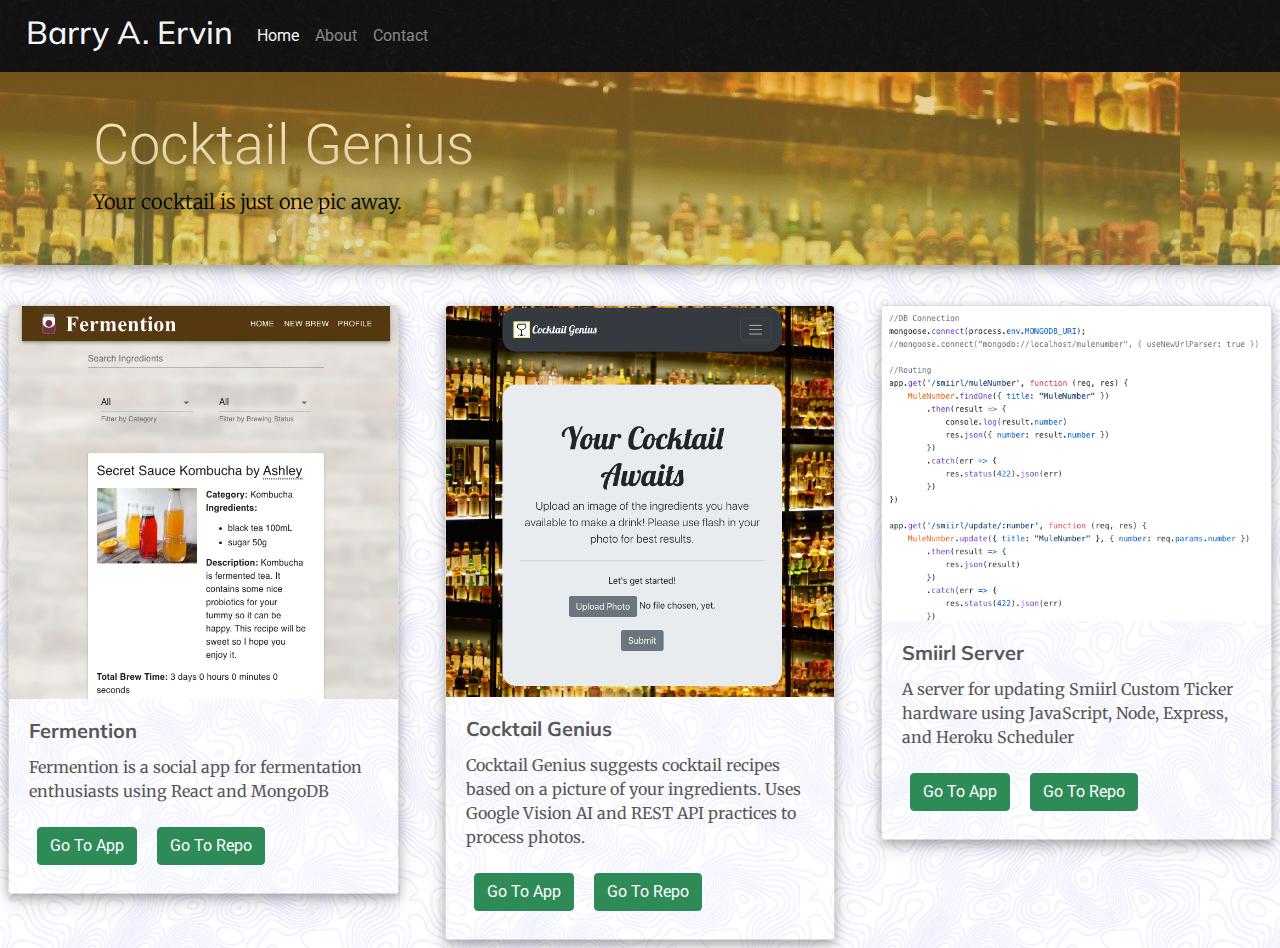
<file: index.html>
<!DOCTYPE html>
<html lang="en">

<head>

    <meta charset="UTF-8">
    <meta name="viewport" content="width=device-width, initial-scale=1.0">
    <meta http-equiv="X-UA-Compatible" content="ie=edge">
    <link rel="apple-touch-icon" sizes="57x57" href="assets/images/favicons/apple-icon-57x57.png">
    <link rel="apple-touch-icon" sizes="60x60" href="assets/images/favicons/apple-icon-60x60.png">
    <link rel="apple-touch-icon" sizes="72x72" href="assets/images/favicons/apple-icon-72x72.png">
    <link rel="apple-touch-icon" sizes="76x76" href="assets/images/favicons/apple-icon-76x76.png">
    <link rel="apple-touch-icon" sizes="114x114" href="assets/images/favicons/apple-icon-114x114.png">
    <link rel="apple-touch-icon" sizes="120x120" href="assets/images/favicons/apple-icon-120x120.png">
    <link rel="apple-touch-icon" sizes="144x144" href="assets/images/favicons/apple-icon-144x144.png">
    <link rel="apple-touch-icon" sizes="152x152" href="assets/images/favicons/apple-icon-152x152.png">
    <link rel="apple-touch-icon" sizes="180x180" href="assets/images/favicons/apple-icon-180x180.png">
    <link rel="icon" type="image/png" sizes="192x192" href="assets/images/favicons/android-icon-192x192.png">
    <link rel="icon" type="image/png" sizes="32x32" href="assets/images/favicons/favicon-32x32.png">
    <link rel="icon" type="image/png" sizes="96x96" href="assets/images/favicons/favicon-96x96.png">
    <link rel="icon" type="image/png" sizes="16x16" href="assets/images/favicons/favicon-16x16.png">
    <link rel="manifest" href="assets/images/favicons/manifest.json">
    <meta name="msapplication-TileColor" content="#ffffff">
    <meta name="msapplication-TileImage" content="assets/images/favicons/ms-icon-144x144.png">
    <meta name="theme-color" content="#ffffff">
    <link href="https://fonts.googleapis.com/css?family=Merriweather|Muli|Roboto&display=swap" rel="stylesheet">
    <link rel="stylesheet" href="assets/editedBootstrap/bootstrap-4.3.1-dist/css/bootstrap-grid.css">
    <link rel="stylesheet" href="assets/editedBootstrap/bootstrap-4.3.1-dist/css/bootstrap-reboot.css">
    <link rel="stylesheet" href="assets/editedBootstrap/bootstrap-4.3.1-dist/css/bootstrap.css">
    <link rel="stylesheet" href="style.css">
    <title>Barry A. Ervin Portfolio</title>
</head>

<body>

    <nav class="navbar navbar-expand-lg navbar-light fixed-top bg-light">
        <a class="navbar-brand" href="index.html">
            <h2>Barry A. Ervin</h2>
        </a>
        <button class="navbar-toggler" type="button" data-toggle="collapse" data-target="#navbarNavAltMarkup"
            aria-controls="navbarNavAltMarkup" aria-expanded="false" aria-label="Toggle navigation">
            <span class="navbar-toggler-icon"></span>
        </button>
        <div class="collapse navbar-collapse" id="navbarNavAltMarkup">
            <div class="navbar-nav">
                <a class="nav-item nav-link active" href="index.html">Home <span class="sr-only">(current)</span></a>
                <a class="nav-item nav-link" href="about.html">About</a>
                <a class="nav-item nav-link" href="contact.html">Contact</a>
            </div>
    </nav>

    <div class="container-fluid">
        <a href="https://barryae.github.io/Cocktail-Genius/" target="blank">
            <div class="jumbotron jumbotron-fluid">
                <div class="container jumbo">
                    <h1 class="display-4">Cocktail Genius</h1>
                    <p class="lead"> Your cocktail is just one pic away.
                    </p>
                </div>
            </div>
        </a>
    </div>



    <div class="row">
        <div class="col-4">
            <div class="card">
                <img src="assets/images/appImages/img_7.png" class="card-img-top" alt="Clicky Game">
                <div class="card-body">
                    <h5 class="card-title">Fermention</h5>
                    <p class="card-text">Fermention is a social app for fermentation enthusiasts using React and MongoDB
                    </p>
                    <a href="https://fermention.herokuapp.com/home" class="btn btn-primary">Go To App</a>
                    <a href="https://github.com/barryae/fermention" class="btn btn-primary">Go To Repo</a>
                </div>
            </div>
        </div>
        <div class="col-4">
            <div class="card">
                <img src="assets/images/appImages/img_8.png" class="card-img-top" alt="Trivia Attack">
                <div class="card-body">
                    <h5 class="card-title">Cocktail Genius</h5>
                    <p class="card-text">Cocktail Genius suggests cocktail recipes based on a picture of your
                        ingredients. Uses Google Vision AI and REST API practices to process photos.
                    </p>
                    <a href="https://barryae.github.io/Cocktail-Genius/" class="btn btn-primary">Go To App</a>
                    <a href="https://github.com/barryae/Cocktail-Genius" class="btn btn-primary">Go To Repo</a>
                </div>
            </div>
        </div>
        <div class="col-4">
            <div class="card">
                <img src="assets/images/appImages/img_9.png" class="card-img-top" alt="...">
                <div class="card-body">
                    <h5 class="card-title">Smiirl Server</h5>
                    <p class="card-text">A server for updating Smiirl Custom Ticker hardware using JavaScript, Node,
                        Express, and Heroku Scheduler</p>
                    <a href="https://github.com/barryae/Smiirl-Server-with-CronJob" class="btn btn-primary">Go To
                        App</a>
                    <a href="https://github.com/barryae/Smiirl-Server-with-CronJob" class="btn btn-primary">Go To
                        Repo</a>
                </div>
            </div>
        </div>
    </div>
    </div>
    <script src="https://code.jquery.com/jquery-3.3.1.slim.min.js"
        integrity="sha384-q8i/X+965DzO0rT7abK41JStQIAqVgRVzpbzo5smXKp4YfRvH+8abtTE1Pi6jizo"
        crossorigin="anonymous"></script>
    <script src="https://cdnjs.cloudflare.com/ajax/libs/popper.js/1.14.7/umd/popper.min.js"
        integrity="sha384-UO2eT0CpHqdSJQ6hJty5KVphtPhzWj9WO1clHTMGa3JDZwrnQq4sF86dIHNDz0W1"
        crossorigin="anonymous"></script>
    <script src="https://stackpath.bootstrapcdn.com/bootstrap/4.3.1/js/bootstrap.min.js"
        integrity="sha384-JjSmVgyd0p3pXB1rRibZUAYoIIy6OrQ6VrjIEaFf/nJGzIxFDsf4x0xIM+B07jRM"
        crossorigin="anonymous"></script>
</body>

</html>
</file>
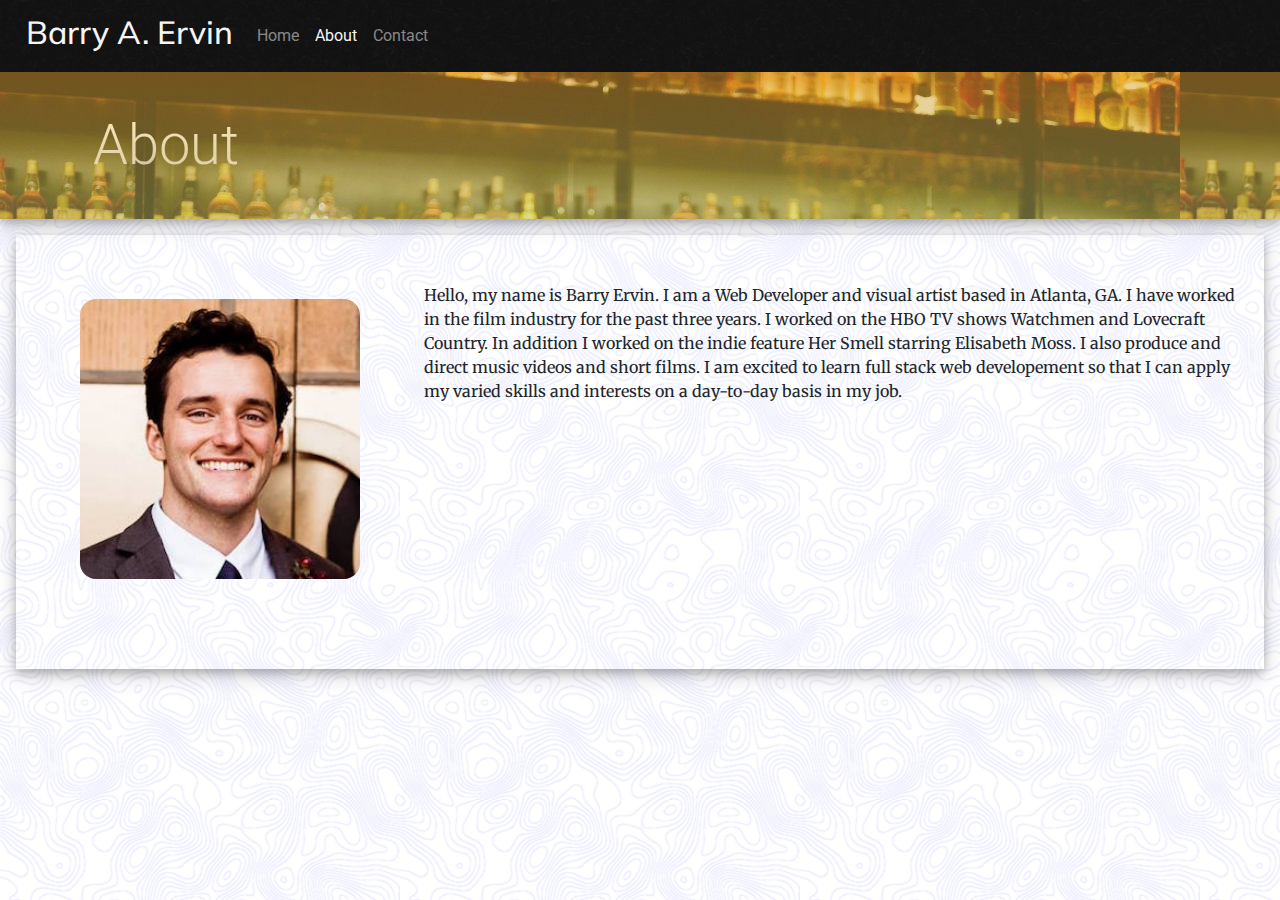
<file: about.html>
<!DOCTYPE html>
<html lang="en">

<head>

    <meta charset="UTF-8">
    <meta name="viewport" content="width=device-width, initial-scale=1.0">
    <meta http-equiv="X-UA-Compatible" content="ie=edge">
    <link rel="apple-touch-icon" sizes="57x57" href="assets/images/favicons/apple-icon-57x57.png">
    <link rel="apple-touch-icon" sizes="60x60" href="assets/images/favicons/apple-icon-60x60.png">
    <link rel="apple-touch-icon" sizes="72x72" href="assets/images/favicons/apple-icon-72x72.png">
    <link rel="apple-touch-icon" sizes="76x76" href="assets/images/favicons/apple-icon-76x76.png">
    <link rel="apple-touch-icon" sizes="114x114" href="assets/images/favicons/apple-icon-114x114.png">
    <link rel="apple-touch-icon" sizes="120x120" href="assets/images/favicons/apple-icon-120x120.png">
    <link rel="apple-touch-icon" sizes="144x144" href="assets/images/favicons/apple-icon-144x144.png">
    <link rel="apple-touch-icon" sizes="152x152" href="assets/images/favicons/apple-icon-152x152.png">
    <link rel="apple-touch-icon" sizes="180x180" href="assets/images/favicons/apple-icon-180x180.png">
    <link rel="icon" type="image/png" sizes="192x192" href="assets/images/favicons/android-icon-192x192.png">
    <link rel="icon" type="image/png" sizes="32x32" href="assets/images/favicons/favicon-32x32.png">
    <link rel="icon" type="image/png" sizes="96x96" href="assets/images/favicons/favicon-96x96.png">
    <link rel="icon" type="image/png" sizes="16x16" href="assets/images/favicons/favicon-16x16.png">
    <link rel="manifest" href="assets/images/favicons/manifest.json">
    <meta name="msapplication-TileColor" content="#ffffff">
    <meta name="msapplication-TileImage" content="assets/images/favicons/ms-icon-144x144.png">
    <meta name="theme-color" content="#ffffff">
    <link href="https://fonts.googleapis.com/css?family=Merriweather|Muli|Roboto&display=swap" rel="stylesheet">
    <link rel="stylesheet" href="assets/editedBootstrap/bootstrap-4.3.1-dist/css/bootstrap-grid.css">
    <link rel="stylesheet" href="assets/editedBootstrap/bootstrap-4.3.1-dist/css/bootstrap-reboot.css">
    <link rel="stylesheet" href="assets/editedBootstrap/bootstrap-4.3.1-dist/css/bootstrap.css">
    <link rel="stylesheet" href="style.css">
    <title>Barry A. Ervin Portfolio</title>
</head>

<body>

    <nav class="navbar navbar-expand-lg navbar-light fixed-top bg-light">
        <a class="navbar-brand" href="index.html">
            <h2>Barry A. Ervin</h2>
        </a>
        <button class="navbar-toggler" type="button" data-toggle="collapse" data-target="#navbarNavAltMarkup"
            aria-controls="navbarNavAltMarkup" aria-expanded="false" aria-label="Toggle navigation">
            <span class="navbar-toggler-icon"></span>
        </button>
        <div class="collapse navbar-collapse" id="navbarNavAltMarkup">
            <div class="navbar-nav">
                <a class="nav-item nav-link" href="index.html">Home </a>
                <a class="nav-item nav-link active" href="about.html">About<span class="sr-only">(current)</span></a>
                <a class="nav-item nav-link" href="contact.html">Contact</a>
            </div>
    </nav>

    <div class="container-fluid">
        <div class="jumbotron jumbotron-fluid">
            <div class="container jumbo">
                <h1 class="display-4">About</h1>
            </div>
        </div>
        <div class="container-about">
            <img src="assets/images/profile.jpg" class="about-img" alt="...">
            <p class="about-text">
                Hello, my name is Barry Ervin. I am a Web Developer and visual artist based
                in Atlanta, GA. I have worked in the film industry for the past three years.
                I worked on the HBO TV shows Watchmen and Lovecraft Country.
                In addition I worked on the indie feature Her Smell starring
                Elisabeth Moss. I also produce and direct music videos and short films.
                I am excited to learn full stack web developement so that I can
                apply my varied skills and interests on a day-to-day basis in my job.
            </p>
        </div>

    </div>
    </div>
    <script src="https://code.jquery.com/jquery-3.3.1.slim.min.js"
        integrity="sha384-q8i/X+965DzO0rT7abK41JStQIAqVgRVzpbzo5smXKp4YfRvH+8abtTE1Pi6jizo"
        crossorigin="anonymous"></script>
    <script src="https://cdnjs.cloudflare.com/ajax/libs/popper.js/1.14.7/umd/popper.min.js"
        integrity="sha384-UO2eT0CpHqdSJQ6hJty5KVphtPhzWj9WO1clHTMGa3JDZwrnQq4sF86dIHNDz0W1"
        crossorigin="anonymous"></script>
    <script src="https://stackpath.bootstrapcdn.com/bootstrap/4.3.1/js/bootstrap.min.js"
        integrity="sha384-JjSmVgyd0p3pXB1rRibZUAYoIIy6OrQ6VrjIEaFf/nJGzIxFDsf4x0xIM+B07jRM"
        crossorigin="anonymous"></script>
</body>

</html>
</file>
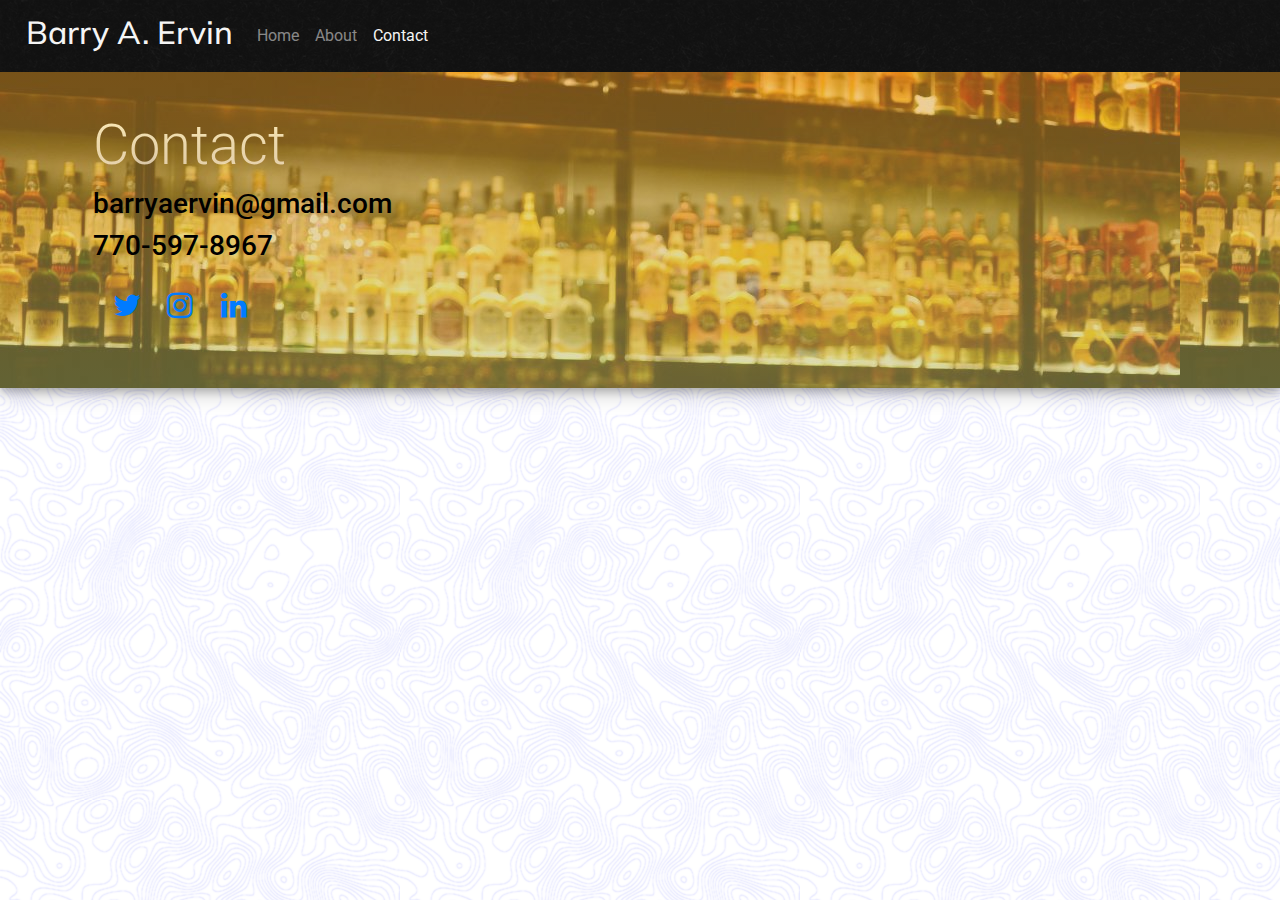
<file: contact.html>
<!DOCTYPE html>
<html lang="en">

<head>

    <meta charset="UTF-8">
    <meta name="viewport" content="width=device-width, initial-scale=1.0">
    <meta http-equiv="X-UA-Compatible" content="ie=edge">
    <link rel="stylesheet" href="https://cdnjs.cloudflare.com/ajax/libs/font-awesome/4.7.0/css/font-awesome.min.css">
    <link rel="apple-touch-icon" sizes="57x57" href="assets/images/favicons/apple-icon-57x57.png">
    <link rel="apple-touch-icon" sizes="60x60" href="assets/images/favicons/apple-icon-60x60.png">
    <link rel="apple-touch-icon" sizes="72x72" href="assets/images/favicons/apple-icon-72x72.png">
    <link rel="apple-touch-icon" sizes="76x76" href="assets/images/favicons/apple-icon-76x76.png">
    <link rel="apple-touch-icon" sizes="114x114" href="assets/images/favicons/apple-icon-114x114.png">
    <link rel="apple-touch-icon" sizes="120x120" href="assets/images/favicons/apple-icon-120x120.png">
    <link rel="apple-touch-icon" sizes="144x144" href="assets/images/favicons/apple-icon-144x144.png">
    <link rel="apple-touch-icon" sizes="152x152" href="assets/images/favicons/apple-icon-152x152.png">
    <link rel="apple-touch-icon" sizes="180x180" href="assets/images/favicons/apple-icon-180x180.png">
    <link rel="icon" type="image/png" sizes="192x192" href="assets/images/favicons/android-icon-192x192.png">
    <link rel="icon" type="image/png" sizes="32x32" href="assets/images/favicons/favicon-32x32.png">
    <link rel="icon" type="image/png" sizes="96x96" href="assets/images/favicons/favicon-96x96.png">
    <link rel="icon" type="image/png" sizes="16x16" href="assets/images/favicons/favicon-16x16.png">
    <link rel="manifest" href="assets/images/favicons/manifest.json">
    <meta name="msapplication-TileColor" content="#ffffff">
    <meta name="msapplication-TileImage" content="assets/images/favicons/ms-icon-144x144.png">
    <meta name="theme-color" content="#ffffff">
    <link href="https://fonts.googleapis.com/css?family=Merriweather|Muli|Roboto&display=swap" rel="stylesheet">
    <link rel="stylesheet" href="https://stackpath.bootstrapcdn.com/bootstrap/4.3.1/css/bootstrap.min.css"
        integrity="sha384-ggOyR0iXCbMQv3Xipma34MD+dH/1fQ784/j6cY/iJTQUOhcWr7x9JvoRxT2MZw1T" crossorigin="anonymous">
    <link rel="stylesheet" href="style.css">
    <title>Barry A. Ervin Portfolio</title>
</head>

<body class="d-flex flex-column h-100">
<header>
    <nav class="navbar navbar-expand-lg navbar-light fixed-top bg-light">
        <a class="navbar-brand" href="index.html">
            <h2>Barry A. Ervin</h2>
        </a>
        <button class="navbar-toggler" type="button" data-toggle="collapse" data-target="#navbarNavAltMarkup"
            aria-controls="navbarNavAltMarkup" aria-expanded="false" aria-label="Toggle navigation">
            <span class="navbar-toggler-icon"></span>
        </button>
        <div class="collapse navbar-collapse" id="navbarNavAltMarkup">
            <div class="navbar-nav">
                <a class="nav-item nav-link" href="index.html">Home</a>
                <a class="nav-item nav-link" href="about.html">About</a>
                <a class="nav-item nav-link active" href="contact.html">Contact <span class="sr-only">(current)</span></a>
            </div>
    </nav>
</header>
    <div class="jumbotron jumbotron-fluid">
        <div class="container jumbo">
            <h1 class="display-4">Contact</h1>
            <h3>barryaervin@gmail.com</h3>
            <h3>770-597-8967</h3>
            <p> 
                    <a target="_blank" href="https://twitter.com/baerrie" class="fa fa-twitter"></a>
                    <a target="_blank" href="https://www.instagram.com/baewayv/" class="fa fa-instagram"></a>
                    <a target="_blank" href="https://www.linkedin.com/in/barry-ervin-7a843971/" class="fa fa-linkedin"></a>
            </p>
        </div>
    </div>


    <script src="https://code.jquery.com/jquery-3.3.1.slim.min.js"
        integrity="sha384-q8i/X+965DzO0rT7abK41JStQIAqVgRVzpbzo5smXKp4YfRvH+8abtTE1Pi6jizo"
        crossorigin="anonymous"></script>
    <script src="https://cdnjs.cloudflare.com/ajax/libs/popper.js/1.14.7/umd/popper.min.js"
        integrity="sha384-UO2eT0CpHqdSJQ6hJty5KVphtPhzWj9WO1clHTMGa3JDZwrnQq4sF86dIHNDz0W1"
        crossorigin="anonymous"></script>
    <script src="https://stackpath.bootstrapcdn.com/bootstrap/4.3.1/js/bootstrap.min.js"
        integrity="sha384-JjSmVgyd0p3pXB1rRibZUAYoIIy6OrQ6VrjIEaFf/nJGzIxFDsf4x0xIM+B07jRM"
        crossorigin="anonymous"></script>
</body>

</html>
</file>
<file: style.css>
body {
    font-family: 'Roboto', sans-serif;
    background-image: url(assets/images/backgrounds/topography/topography.png);
}

.bg-light {
    background-image: url(assets/images/backgrounds/zwartevilt/zwartevilt.png);
}
a:link{
    text-decoration: none;
}

.btn{
    margin: .5em;
}
h2 {
    color: whitesmoke;
    font-family: 'Muli', sans-serif;
}

h5 {
    font-weight: bolder;
    font-family: 'Muli', sans-serif;
}

p {
    font-family: 'Merriweather', serif;
    
}

footer {
    background-color: rgba(169, 169, 169, 0.308);
    width: 100%;
    text-align: center;
}

.row {

    display: block;
}

.col-4 {
    max-width: 100%;
    flex: 0%;
    
}

.card {
    color: rgb(88, 88, 88);
    margin: 1rem;
    box-shadow: 0 4px 8px 0 rgba(0, 0, 0, 0.2), 0 6px 20px 0 rgba(0, 0, 0, 0.19);
    background-color: rgba(255, 255, 255, 0);
}
.card-body {
    background-color: rgba(255, 255, 255, 0.192);
    
}

.btn-primary {
    background-color: seagreen;
    border-color: seagreen;
}
nav {
    margin-bottom: 0rem;
    color: whitesmoke;
}

.navbar-light .navbar-nav .nav-link:hover  {
    color: whitesmoke;
}

.navbar-brand {
    margin-left: .6rem;
}
.navbar-light .navbar-toggler-icon {
    width: 2.5rem;
    height: 2.5rem;

}
.navbar-light .navbar-toggler-icon {
    background-image: url(assets/images/hamburger/hamburgerIcon.png);
}

.navbar-toggler {
    color: whitesmoke;
    margin-right: .6rem;
    padding: 0%;
    
}

.navbar-nav {
    float: right;
    margin-right: .4rem;
   
}

.navbar-light .navbar-nav .nav-link.active{
    color: whitesmoke;
}

.navbar-light .navbar-nav .nav-link {
    color: rgba(255, 255, 255, 0.5);
}

.container-fluid {
    padding: 0;
}
.jumbotron {
    color: rgb(0, 0, 0);
    padding: 7rem 1rem 2rem 1rem;
    margin-bottom: 1rem;
    background-color: #e9ecef;
    border-radius: 0rem;
    padding-left: 1.5rem;
    padding-right: 1.5rem;
    background-image: linear-gradient(rgba(243, 152, 32, 0.5), rgba(192, 192, 100, 0.5)), url(assets/images/appImages/heroApp.jpg);
    box-shadow: 0 4px 8px 0 rgba(0, 0, 0, 0.2), 0 6px 20px 0 rgba(0, 0, 0, 0.19);
  }

.display-4 {
    background: -webkit-linear-gradient(#ffeeb8, #ffefe4a8);
    -webkit-background-clip: text;
    -webkit-text-fill-color: transparent;

}

.jumbotron-fluid {
    padding-right: 0;
    padding-left: 1rem;
    border-radius: 0;
  }


  .jumbotron-img {
      width: 100%;
  }

.fa {
    padding: 20px;
    font-size: 30px;
    width: 50px;
    text-align: center;
    text-decoration: none;
  }
  

.fa:hover {
opacity: 0.7;
text-decoration: none;
}

.about-img {
    position: relative;
    border-radius: 1rem;
  max-width: 280px;
 
    margin: 5vw 5vw;
    float: left;
    width: 35vw;
}

.about-text {
    padding: 1rem;
    padding-top: 3rem;
    font-size: 1rem;

}

div .container-about {
    height: 100%;
    margin: 0rem 1rem;
    padding-bottom: 26vh;
    box-shadow: 0 4px 8px 0 rgba(0, 0, 0, 0.2), 0 6px 20px 0 rgba(0, 0, 0, 0.19);
}
@media (min-width: 568px) {
    
    .navbar-expand-lg {
      -ms-flex-flow: row nowrap;
      flex-flow: row nowrap;
      -ms-flex-pack: start;
      justify-content: flex-start;
    }
    .navbar-expand-lg .navbar-nav {
      -ms-flex-direction: row;
      flex-direction: row;
    }
    .navbar-expand-lg .navbar-nav .dropdown-menu {
      position: absolute;
    }
    .navbar-expand-lg .navbar-nav .nav-link {
      padding-right: 0.5rem;
      padding-left: 0.5rem;
    }
    .navbar-expand-lg > .container,
    .navbar-expand-lg > .container-fluid {
      -ms-flex-wrap: nowrap;
      flex-wrap: nowrap;
    }
    .navbar-expand-lg .navbar-collapse {
      display: -ms-flexbox !important;
      display: flex !important;
      -ms-flex-preferred-size: auto;
      flex-basis: auto;
    }
    .navbar-expand-lg .navbar-toggler {
      display: none;
    }
  }

@media (min-width: 576px) { 
    .row {

        display: flex;
    }
    
    .col-4 {
        max-width: 100%;
        
    }
    
    .card {
        margin: .5rem;
    }


      .container-fluid {
        padding: 0rem 0rem 1rem 0rem;
    }

    



/* Medium devices (tablets, 768px and up)*/
@media (min-width: 768px) { 
   



}

/* Large devices (desktops, 992px and up)*/
@media (min-width: 992px) { 

    

}

/* Extra large devices (large desktops, 1200px and up)*/
@media (min-width: 1200px) { 

}
</file>
